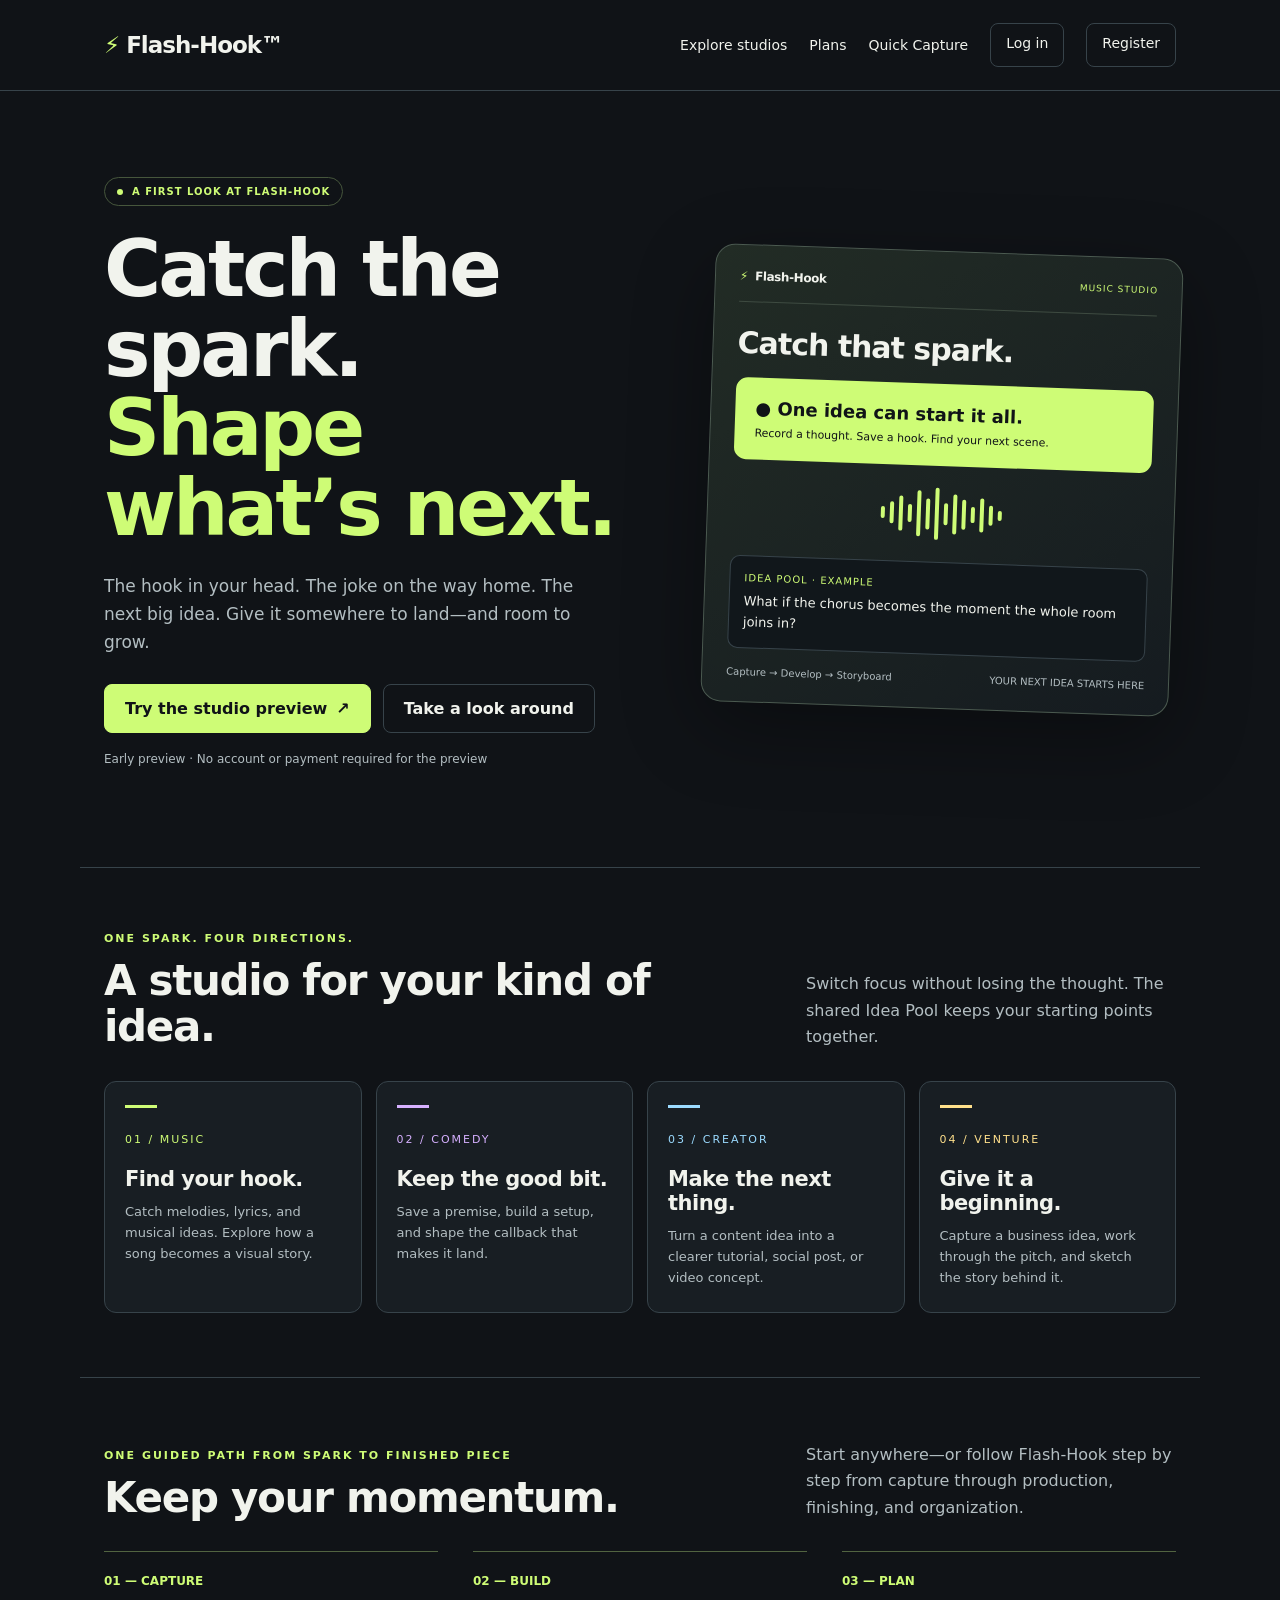
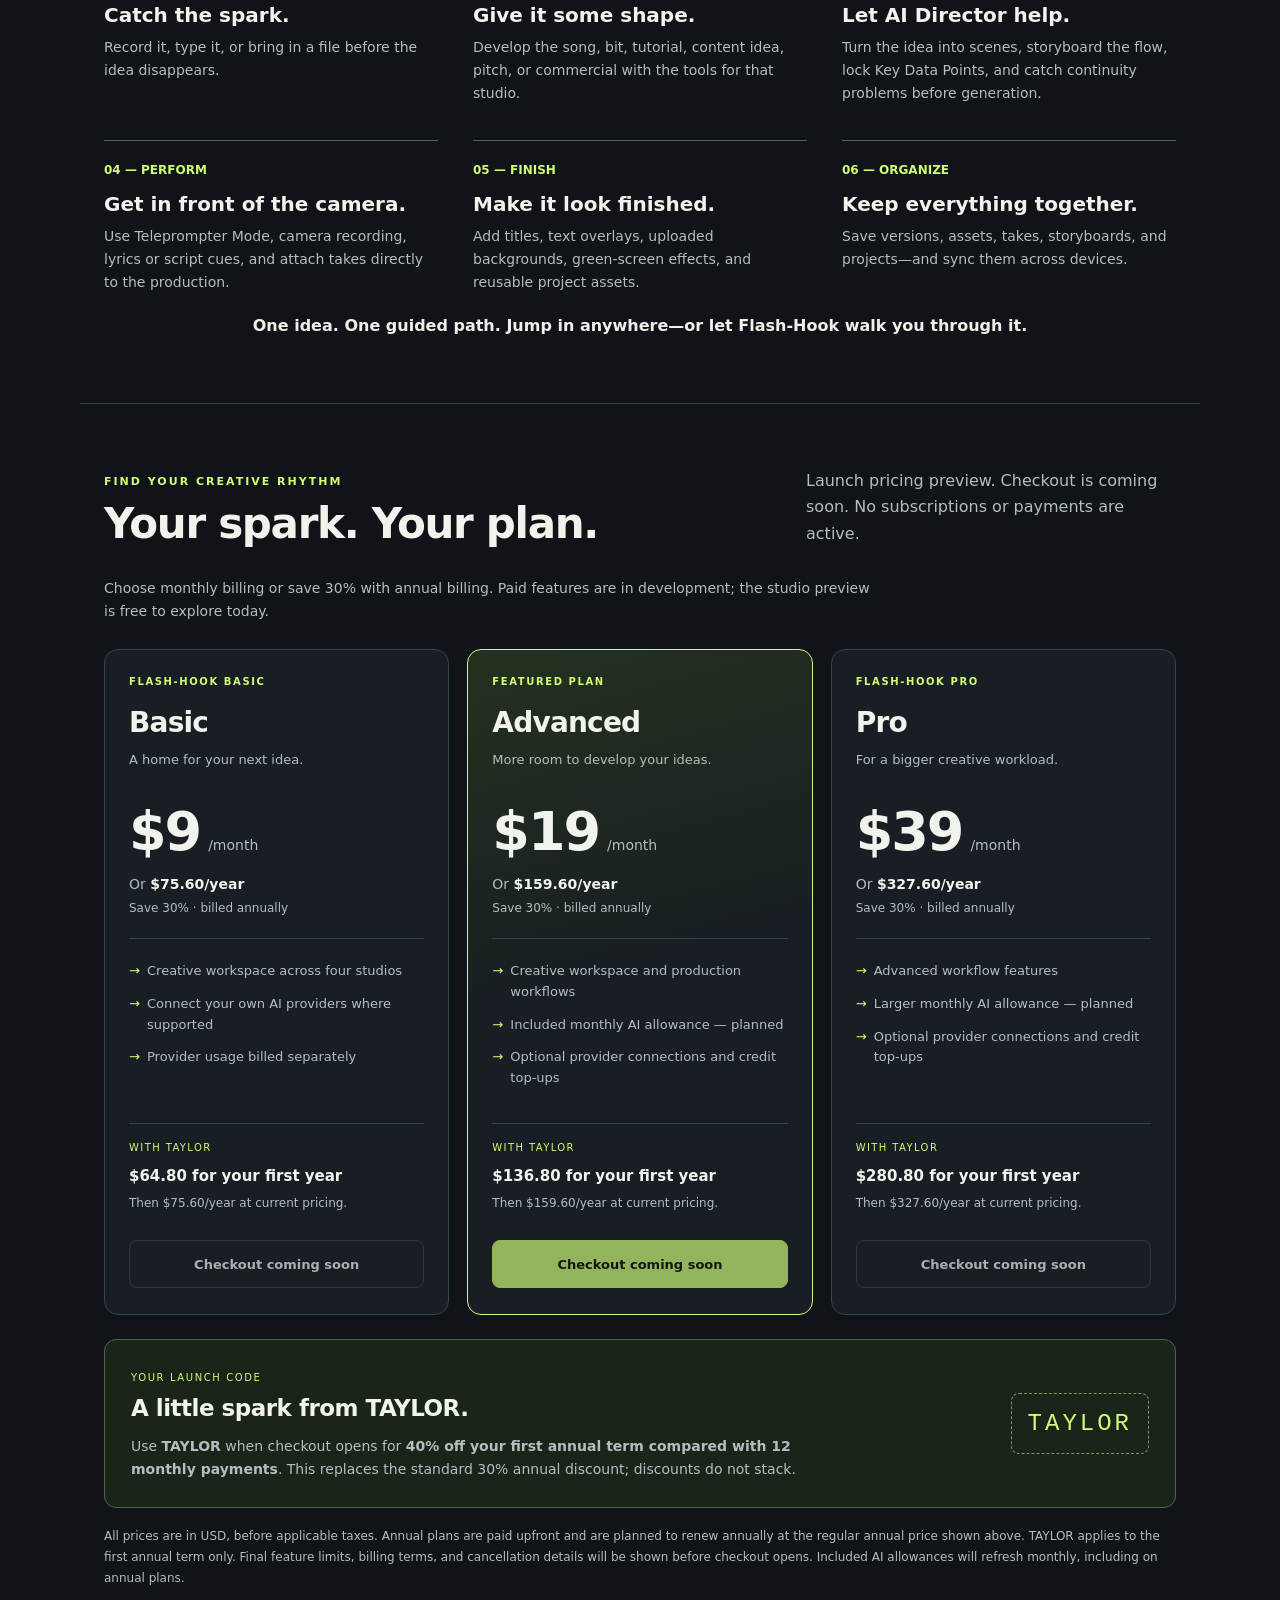
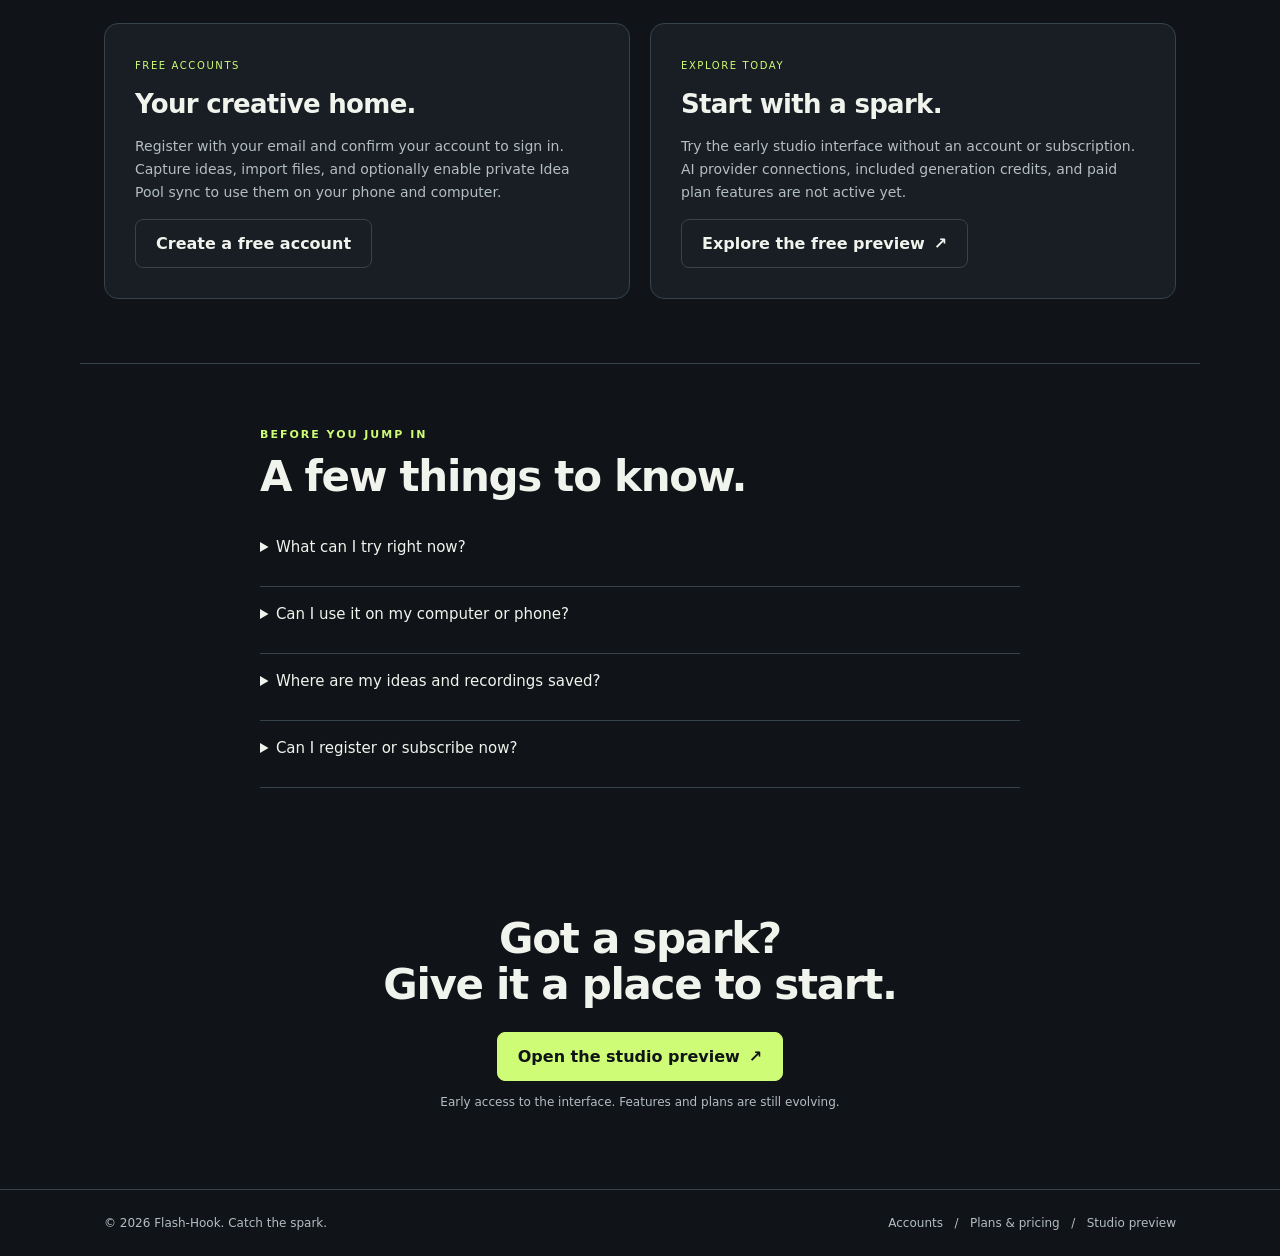
<file: index.html>
<!doctype html>
<html lang="en">
<head>
<meta charset="utf-8"><meta name="viewport" content="width=device-width,initial-scale=1">
<meta name="theme-color" content="#101317">
<meta name="description" content="Meet Flash-Hook: a creative workspace for catching ideas and shaping music, comedy, creator content, and new ventures. Explore the early studio preview.">
<title>Flash-Hook — Catch the spark. Shape what’s next.</title>
<style>
:root{color-scheme:dark;--bg:#101317;--panel:#181e23;--ink:#f1f3ed;--muted:#b3bec2;--lime:#cefc76;--line:#37434a;font-family:Inter,ui-sans-serif,system-ui,-apple-system,BlinkMacSystemFont,"Segoe UI",sans-serif}
*{box-sizing:border-box}html{scroll-behavior:smooth}body{margin:0;background:var(--bg);color:var(--ink)}a{color:inherit;text-decoration:none}button{font:inherit;cursor:pointer}a:focus-visible,button:focus-visible,summary:focus-visible{outline:3px solid var(--lime);outline-offset:5px}button,a{touch-action:manipulation}p{line-height:1.65;color:var(--muted)}.wrap{max-width:1120px;margin:auto;padding:0 24px}.skip{position:absolute;left:16px;top:-80px;padding:12px;background:var(--lime);color:#101317;z-index:5}.skip:focus{top:8px}
header{border-bottom:1px solid var(--line)}nav{display:flex;align-items:center;justify-content:space-between;gap:20px;min-height:90px;flex-wrap:wrap;padding-top:18px!important;padding-bottom:18px!important}.brand{font-size:23px;font-weight:850;letter-spacing:-1px}.bolt{color:var(--lime);margin-right:7px}.navlinks{display:flex;gap:22px;align-items:center;font-size:14px;flex-wrap:wrap}.navlinks>a:hover{color:var(--lime)}.quiet{border:1px solid var(--line);border-radius:8px;background:none;color:var(--ink);padding:11px 15px;min-height:44px}.tiny{font-size:10px;letter-spacing:.5px;color:var(--muted);display:block;margin-top:3px}.button{display:inline-flex;align-items:center;justify-content:center;gap:9px;background:var(--lime);color:#101317;font-weight:750;min-height:48px;padding:14px 20px;border-radius:8px;border:1px solid var(--lime)}.button:hover{background:#dcffa0}.button.secondary{background:transparent;border-color:var(--line);color:var(--ink)}.button.secondary:hover,.quiet:hover{background:#252e34}
.hero{display:grid;grid-template-columns:1.15fr 1fr;align-items:center;gap:65px;padding-top:86px;padding-bottom:85px}.eyebrow{color:var(--lime);font-size:11px;letter-spacing:2px;font-weight:750;text-transform:uppercase}.badge{display:inline-flex;align-items:center;gap:9px;border:1px solid #46563c;border-radius:99px;padding:8px 12px;letter-spacing:1px;font-size:10px;font-weight:700;color:var(--lime)}.dot{width:6px;height:6px;border-radius:50%;background:var(--lime)}
h1{font-size:clamp(44px,6.7vw,78px);line-height:1.02;letter-spacing:-3px;margin:24px 0}h1 em{font-style:normal;color:var(--lime)}.hero p{font-size:17px;max-width:490px}.actions{display:flex;flex-wrap:wrap;gap:12px;margin-top:28px}.fine{font-size:12px!important;margin-top:17px}.preview{position:relative;border:1px solid #4b5a50;border-radius:20px;background:linear-gradient(145deg,#222c25,#151b20);box-shadow:0 24px 80px #0005;transform:rotate(2deg);padding:24px}.preview-top{display:flex;justify-content:space-between;align-items:center;border-bottom:1px solid #3e4b41;padding-bottom:18px;font-size:12px}.preview-top b{letter-spacing:-.4px}.live-label{font-size:9px;color:var(--lime);letter-spacing:1px}.preview h2{font-size:30px;letter-spacing:-1px;margin:24px 0 18px}.capture-card{padding:20px;border-radius:12px;color:#101317;background:var(--lime);font-weight:800;font-size:18px}.capture-card small{display:block;font-size:11px;font-weight:500;margin-top:8px}.wave{display:flex;align-items:center;justify-content:center;gap:5px;height:56px;margin:20px 0}.wave i{background:var(--lime);width:4px;border-radius:4px;height:var(--h)}.note{border:1px solid var(--line);border-radius:10px;padding:14px;background:#11171b;font-size:13px;line-height:1.6}.note span{display:block;color:var(--lime);font-size:10px;letter-spacing:1px;margin-bottom:5px}.preview-foot{font-size:10px;color:var(--muted);margin-top:18px;display:flex;justify-content:space-between}.section{padding-top:64px;padding-bottom:64px;border-top:1px solid var(--line)}.section-head{display:flex;justify-content:space-between;gap:40px;align-items:end;margin-bottom:30px}.section-head p{max-width:370px;margin:0}h2{font-size:clamp(28px,4vw,42px);letter-spacing:-1.3px;line-height:1.1;margin:13px 0 0}.studios{display:grid;grid-template-columns:repeat(4,1fr);gap:14px}.studio{border:1px solid var(--line);border-radius:12px;background:var(--panel);padding:23px 20px}.studio .number{font-size:11px;color:var(--color);letter-spacing:2px}.studio h3{font-size:21px;letter-spacing:-.5px;margin:20px 0 10px}.studio p{font-size:13px;margin:0}.studio:before{content:"";display:block;height:3px;width:32px;background:var(--color);margin-bottom:20px}.steps{display:grid;grid-template-columns:repeat(3,1fr);gap:35px}.step{border-top:1px solid #526441;padding-top:18px}.step b{color:var(--lime);font-size:12px}.step h3{margin:14px 0 9px;font-size:20px}.step p{font-size:14px;margin:0}.launch{display:grid;grid-template-columns:1fr 1fr;gap:20px}.launch-card{border:1px solid var(--line);border-radius:14px;padding:30px;background:var(--panel)}.launch-card h3{font-size:26px;letter-spacing:-.7px;margin:16px 0}.launch-card p{font-size:14px}.launch-card ul{list-style:none;padding:0;line-height:2;color:var(--muted);font-size:14px}.launch-card li:before{content:"→";color:var(--lime);margin-right:12px}.launch-card .quiet{margin-top:8px}.coming{color:var(--lime);text-transform:uppercase;font-size:10px;letter-spacing:1.6px}.faq{max-width:760px;margin:auto}details{border-bottom:1px solid var(--line);padding:18px 0}summary{font-size:15px;cursor:pointer;min-height:30px}details p{font-size:14px}.closing{text-align:center;padding:64px 20px}.closing h2{margin:0 0 24px}.closing p{font-size:12px}footer{border-top:1px solid var(--line);padding:26px 0;font-size:12px;color:var(--muted)}.foot{display:flex;gap:22px;justify-content:space-between;flex-wrap:wrap}.foot a:hover{color:var(--lime)}dialog{background:#1b2228;border:1px solid #566749;border-radius:16px;color:var(--ink);padding:28px;max-width:440px;width:calc(100% - 32px)}dialog::backdrop{background:#000b}dialog h2{font-size:28px;margin:0 0 15px}dialog p{font-size:14px}.dialog-actions{display:flex;flex-wrap:wrap;gap:10px;margin-top:22px}@media(max-width:850px){.hero{gap:35px}.studios{grid-template-columns:1fr 1fr}.navlinks{gap:13px}.hero{padding-top:55px;padding-bottom:60px}.preview{padding:19px}h1{letter-spacing:-2px}}@media(max-width:650px){.wrap{padding:0 20px}nav{align-items:flex-start}.brand{font-size:21px}.navlinks{font-size:12px;gap:12px}.navlinks .explore{display:none}.quiet{font-size:12px;padding:9px 12px}.hero{grid-template-columns:1fr;gap:40px}.hero p{font-size:16px}.preview{transform:none;max-width:450px;width:100%;margin:auto}.section{padding-top:44px;padding-bottom:44px}.section-head{display:block}.section-head p{margin-top:20px}.studios{gap:10px}.studio{padding:19px 15px}.studio h3{font-size:19px}.steps,.launch{grid-template-columns:1fr}.steps{gap:24px}.launch-card{padding:24px}h1{font-size:56px}.actions .button{flex:1 1 100%}.closing{padding:45px 0}}@media(prefers-reduced-motion:reduce){html{scroll-behavior:auto}}

.pricing-intro{font-size:14px;max-width:780px;margin-bottom:26px}.pricing-grid{display:grid;grid-template-columns:repeat(3,minmax(0,1fr));gap:18px}.price-card{border:1px solid var(--line);border-radius:14px;padding:26px 24px;background:var(--panel);display:flex;flex-direction:column;min-width:0}.price-card.featured{border-color:var(--lime);background:linear-gradient(165deg,#25311e,#181e23 48%)}.plan-label{color:var(--lime);font-size:10px;letter-spacing:1.6px;font-weight:750;min-height:14px}.price-card h3{font-size:28px;letter-spacing:-.8px;margin:16px 0 0}.plan-desc{font-size:13px;min-height:44px;margin:10px 0 12px}.plan-price{display:flex;align-items:baseline;gap:8px;margin:0 0 14px;color:var(--ink)}.plan-price strong{font-size:54px;line-height:1;letter-spacing:-2px}.plan-price span{font-size:14px;color:var(--muted)}.annual-price{font-size:14px;line-height:1.6;margin:0;padding-bottom:20px;border-bottom:1px solid var(--line)}.annual-price strong{color:var(--ink)}.annual-price span{font-size:12px}.price-card ul{list-style:none;padding:0;margin:22px 0;font-size:13px;line-height:1.6;flex:1}.price-card li{padding-left:18px;position:relative;margin-bottom:12px;color:var(--muted)}.price-card li:before{content:"→";position:absolute;left:0;color:var(--lime)}.plan-offer{padding:16px 0;border-top:1px solid var(--line);font-size:13px;margin:0 0 10px}.plan-offer span{display:block;color:var(--lime);font-size:10px;letter-spacing:1.4px;margin-bottom:7px}.plan-offer strong{display:block;color:var(--ink);font-size:15px}.plan-offer small{display:block;margin-top:6px;font-size:12px}.price-card button:disabled{cursor:not-allowed;opacity:.68;width:100%;font-size:13px;min-height:48px}.promo-banner{display:flex;align-items:center;justify-content:space-between;gap:30px;border:1px solid #526441;background:#1b2419;border-radius:12px;padding:26px;margin-top:24px}.promo-banner h3{font-size:23px;letter-spacing:-.5px;margin:10px 0}.promo-banner p{font-size:14px;margin-bottom:0;max-width:720px}.promo-banner code{font-family:ui-monospace,monospace;color:var(--lime);font-size:24px;letter-spacing:3px;border:1px dashed #7b9c58;padding:16px;border-radius:8px}.billing-note{font-size:12px;line-height:1.75;margin:18px 0 30px}.account-launch{margin-top:34px}@media(max-width:850px){.pricing-grid{grid-template-columns:1fr}.plan-desc{min-height:0}.price-card{padding:26px}.promo-banner{align-items:flex-start;flex-direction:column;gap:18px}.promo-banner code{font-size:21px}.price-card ul{margin-bottom:12px}}

/* Generation provider router */
.provider-router{margin-top:18px;border-top:1px solid #45505a;padding-top:16px}
.provider-grid{display:grid;gap:12px}
.provider-grid select,.provider-grid input{width:100%;border:1px solid #58636c;border-radius:10px;background:#12171c;color:#fff;padding:12px;min-height:44px}
.provider-cards{display:grid;gap:10px;margin-top:10px}
.provider-card{border:1px solid #45505a;border-radius:12px;background:#12171c;padding:12px}
.provider-card strong{display:flex;align-items:center;justify-content:space-between;gap:8px}
.tier{font-size:11px;padding:3px 7px;border-radius:999px;border:1px solid #58636c;color:#cfd6d8}
.tier.free{border-color:var(--accent);color:var(--accent)}
.tier.trial{border-color:#ffdc80;color:#ffdc80}
.provider-note{font-size:12px;color:#b2bdc1;margin-top:6px}
.priority-row{display:grid;grid-template-columns:1fr 1fr;gap:10px}
@media(max-width:560px){.priority-row{grid-template-columns:1fr}}


.workflow-tagline{margin:18px 0 0;color:#edf1e9;font-weight:800;text-align:center}
@media(min-width:760px){.steps{grid-template-columns:repeat(3,minmax(0,1fr))}}
</style>
</head>
<body>
<a class="skip" href="#main">Skip to content</a>
<header><nav class="wrap" aria-label="Main navigation"><a class="brand" href="./" aria-label="Flash-Hook home"><span class="bolt" aria-hidden="true">⚡</span>Flash-Hook<span aria-hidden="true">™</span></a><div class="navlinks"><a class="explore" href="#studios">Explore studios</a><a href="#plans">Plans</a><a href="capture.html">Quick Capture</a><a class="quiet" href="account.html">Log in</a><a class="quiet" href="account.html?mode=register">Register</a></div></nav></header>
<main id="main">
<section class="wrap hero" aria-labelledby="hero-title"><div><span class="badge"><span class="dot"></span> A FIRST LOOK AT FLASH-HOOK</span><h1 id="hero-title">Catch the spark.<br><em>Shape what’s next.</em></h1><p>The hook in your head. The joke on the way home. The next big idea. Give it somewhere to land—and room to grow.</p><div class="actions"><a class="button" href="studio.html">Try the studio preview <span aria-hidden="true">↗</span></a><a class="button secondary" href="#studios">Take a look around</a></div><p class="fine">Early preview · No account or payment required for the preview</p></div>
<div class="preview" aria-label="Illustration of the Flash-Hook idea capture workspace"><div class="preview-top"><b><span class="bolt">⚡</span>Flash-Hook</b><span class="live-label">MUSIC STUDIO</span></div><h2>Catch that spark.</h2><div class="capture-card"><span aria-hidden="true">●</span> One idea can start it all.<small>Record a thought. Save a hook. Find your next scene.</small></div><div class="wave" aria-hidden="true"><i style="--h:12px"></i><i style="--h:22px"></i><i style="--h:35px"></i><i style="--h:18px"></i><i style="--h:46px"></i><i style="--h:31px"></i><i style="--h:52px"></i><i style="--h:22px"></i><i style="--h:40px"></i><i style="--h:30px"></i><i style="--h:16px"></i><i style="--h:34px"></i><i style="--h:20px"></i><i style="--h:10px"></i></div><div class="note"><span>IDEA POOL · EXAMPLE</span>What if the chorus becomes the moment the whole room joins in?</div><div class="preview-foot"><span>Capture → Develop → Storyboard</span><span>YOUR NEXT IDEA STARTS HERE</span></div></div></section>
<section class="section wrap" id="studios" aria-labelledby="studios-title"><div class="section-head"><div><div class="eyebrow">One spark. Four directions.</div><h2 id="studios-title">A studio for your kind of idea.</h2></div><p>Switch focus without losing the thought. The shared Idea Pool keeps your starting points together.</p></div><div class="studios"><article class="studio" style="--color:#cefc76"><span class="number">01 / MUSIC</span><h3>Find your hook.</h3><p>Catch melodies, lyrics, and musical ideas. Explore how a song becomes a visual story.</p></article><article class="studio" style="--color:#d6b0ff"><span class="number">02 / COMEDY</span><h3>Keep the good bit.</h3><p>Save a premise, build a setup, and shape the callback that makes it land.</p></article><article class="studio" style="--color:#9bdbff"><span class="number">03 / CREATOR</span><h3>Make the next thing.</h3><p>Turn a content idea into a clearer tutorial, social post, or video concept.</p></article><article class="studio" style="--color:#ffe08b"><span class="number">04 / VENTURE</span><h3>Give it a beginning.</h3><p>Capture a business idea, work through the pitch, and sketch the story behind it.</p></article></div></section>
<section class="section wrap" aria-labelledby="workflow-title"><div class="section-head"><div><div class="eyebrow">One guided path from spark to finished piece</div><h2 id="workflow-title">Keep your momentum.</h2></div><p>Start anywhere—or follow Flash-Hook step by step from capture through production, finishing, and organization.</p></div><div class="steps"><article class="step"><b>01 — CAPTURE</b><h3>Catch the spark.</h3><p>Record it, type it, or bring in a file before the idea disappears.</p></article><article class="step"><b>02 — BUILD</b><h3>Give it some shape.</h3><p>Develop the song, bit, tutorial, content idea, pitch, or commercial with the tools for that studio.</p></article><article class="step"><b>03 — PLAN</b><h3>Let AI Director help.</h3><p>Turn the idea into scenes, storyboard the flow, lock Key Data Points, and catch continuity problems before generation.</p></article><article class="step"><b>04 — PERFORM</b><h3>Get in front of the camera.</h3><p>Use Teleprompter Mode, camera recording, lyrics or script cues, and attach takes directly to the production.</p></article><article class="step"><b>05 — FINISH</b><h3>Make it look finished.</h3><p>Add titles, text overlays, uploaded backgrounds, green-screen effects, and reusable project assets.</p></article><article class="step"><b>06 — ORGANIZE</b><h3>Keep everything together.</h3><p>Save versions, assets, takes, storyboards, and projects—and sync them across devices.</p></article></div><p class="workflow-tagline">One idea. One guided path. Jump in anywhere—or let Flash-Hook walk you through it.</p></section>
<section class="section wrap" id="plans" aria-labelledby="launch-title">
<div class="section-head"><div><div class="eyebrow">Find your creative rhythm</div><h2 id="launch-title">Your spark. Your plan.</h2></div><p id="checkout-status">Launch pricing preview. Checkout is coming soon. No subscriptions or payments are active.</p></div>
<p class="pricing-intro">Choose monthly billing or save 30% with annual billing. Paid features are in development; the studio preview is free to explore today.</p>
<div class="pricing-grid"><article class="price-card" aria-labelledby="plan-basic">
<div class="plan-label">FLASH-HOOK BASIC</div><h3 id="plan-basic">Basic</h3><p class="plan-desc">A home for your next idea.</p>
<p class="plan-price"><strong>$9</strong><span>/month</span></p><p class="annual-price">Or <strong>$75.60/year</strong><br><span>Save 30% · billed annually</span></p>
<ul><li>Creative workspace across four studios</li><li>Connect your own AI providers where supported</li><li>Provider usage billed separately</li></ul>
<p class="plan-offer"><span>WITH TAYLOR</span><strong>$64.80 for your first year</strong><small>Then $75.60/year at current pricing.</small></p>
<button class="button secondary" disabled aria-describedby="checkout-status">Checkout coming soon</button>
</article><article class="price-card featured" aria-labelledby="plan-advanced">
<div class="plan-label">FEATURED PLAN</div><h3 id="plan-advanced">Advanced</h3><p class="plan-desc">More room to develop your ideas.</p>
<p class="plan-price"><strong>$19</strong><span>/month</span></p><p class="annual-price">Or <strong>$159.60/year</strong><br><span>Save 30% · billed annually</span></p>
<ul><li>Creative workspace and production workflows</li><li>Included monthly AI allowance — planned</li><li>Optional provider connections and credit top-ups</li></ul>
<p class="plan-offer"><span>WITH TAYLOR</span><strong>$136.80 for your first year</strong><small>Then $159.60/year at current pricing.</small></p>
<button class="button" disabled aria-describedby="checkout-status">Checkout coming soon</button>
</article><article class="price-card" aria-labelledby="plan-pro">
<div class="plan-label">FLASH-HOOK PRO</div><h3 id="plan-pro">Pro</h3><p class="plan-desc">For a bigger creative workload.</p>
<p class="plan-price"><strong>$39</strong><span>/month</span></p><p class="annual-price">Or <strong>$327.60/year</strong><br><span>Save 30% · billed annually</span></p>
<ul><li>Advanced workflow features</li><li>Larger monthly AI allowance — planned</li><li>Optional provider connections and credit top-ups</li></ul>
<p class="plan-offer"><span>WITH TAYLOR</span><strong>$280.80 for your first year</strong><small>Then $327.60/year at current pricing.</small></p>
<button class="button secondary" disabled aria-describedby="checkout-status">Checkout coming soon</button>
</article></div>
<aside class="promo-banner" aria-labelledby="promo-title"><div><span class="coming">Your launch code</span><h3 id="promo-title">A little spark from TAYLOR.</h3><p>Use <strong>TAYLOR</strong> when checkout opens for <strong>40% off your first annual term compared with 12 monthly payments</strong>. This replaces the standard 30% annual discount; discounts do not stack.</p></div><code>TAYLOR</code></aside>
<p class="billing-note">All prices are in USD, before applicable taxes. Annual plans are paid upfront and are planned to renew annually at the regular annual price shown above. TAYLOR applies to the first annual term only. Final feature limits, billing terms, and cancellation details will be shown before checkout opens. Included AI allowances will refresh monthly, including on annual plans.</p>
<div class="launch account-launch"><article class="launch-card" id="accounts"><span class="coming">Free accounts</span><h3>Your creative home.</h3><p>Register with your email and confirm your account to sign in. Capture ideas, import files, and optionally enable private Idea Pool sync to use them on your phone and computer.</p><a class="button secondary" href="account.html?mode=register">Create a free account</a></article><article class="launch-card"><span class="coming">Explore today</span><h3>Start with a spark.</h3><p>Try the early studio interface without an account or subscription. AI provider connections, included generation credits, and paid plan features are not active yet.</p><a class="button secondary" href="studio.html">Explore the free preview <span aria-hidden="true">↗</span></a></article></div>
</section>
<section class="section wrap"><div class="faq"><div class="eyebrow">Before you jump in</div><h2 style="margin-bottom:20px">A few things to know.</h2><details><summary>What can I try right now?</summary><p>The early studio preview includes all four studio modes, local idea saving, microphone capture, a Music beat sequencer, AI Director planning tools, Key Data Point locking, Teleprompter Mode with camera recording, text overlays, title-card stills, chroma-key preview, file imports, projects, and optional private Idea Pool sync. External AI generation still depends on supported provider connections or handoffs.</p></details><details><summary>Can I use it on my computer or phone?</summary><p>Flash-Hook is being built for modern browsers on Windows, Android, macOS, iPhone/iPad, and Linux. Device testing is ongoing; microphone recording, playback, and downloads can vary by browser.</p></details><details><summary>Where are my ideas and recordings saved?</summary><p>Ideas, recordings, and imported files save in this browser first. Log in and choose “Sync this device” in the app or Quick Capture to copy them to your private account. Use the same account on your phone and computer. Keep downloads as backups, and avoid enabling sync on shared devices. Data from the earlier github.io address does not automatically move to this new domain.</p></details><details><summary>Can I register or subscribe now?</summary><p>You can register for a free account and log in. Paid plans and checkout are coming soon, so no subscription starts when you register. Your password is handled by our secure account service, Supabase; payment details are not collected.</p></details></div></section>
<section class="wrap closing"><h2>Got a spark?<br>Give it a place to start.</h2><a class="button" href="studio.html">Open the studio preview <span aria-hidden="true">↗</span></a><p>Early access to the interface. Features and plans are still evolving.</p></section>
</main><footer><div class="wrap foot"><span>© 2026 Flash-Hook. Catch the spark.</span><span><a href="#accounts">Accounts</a> &nbsp; / &nbsp; <a href="#plans">Plans &amp; pricing</a> &nbsp; / &nbsp; <a href="studio.html">Studio preview</a></span></div></footer>

</body></html>
</file>
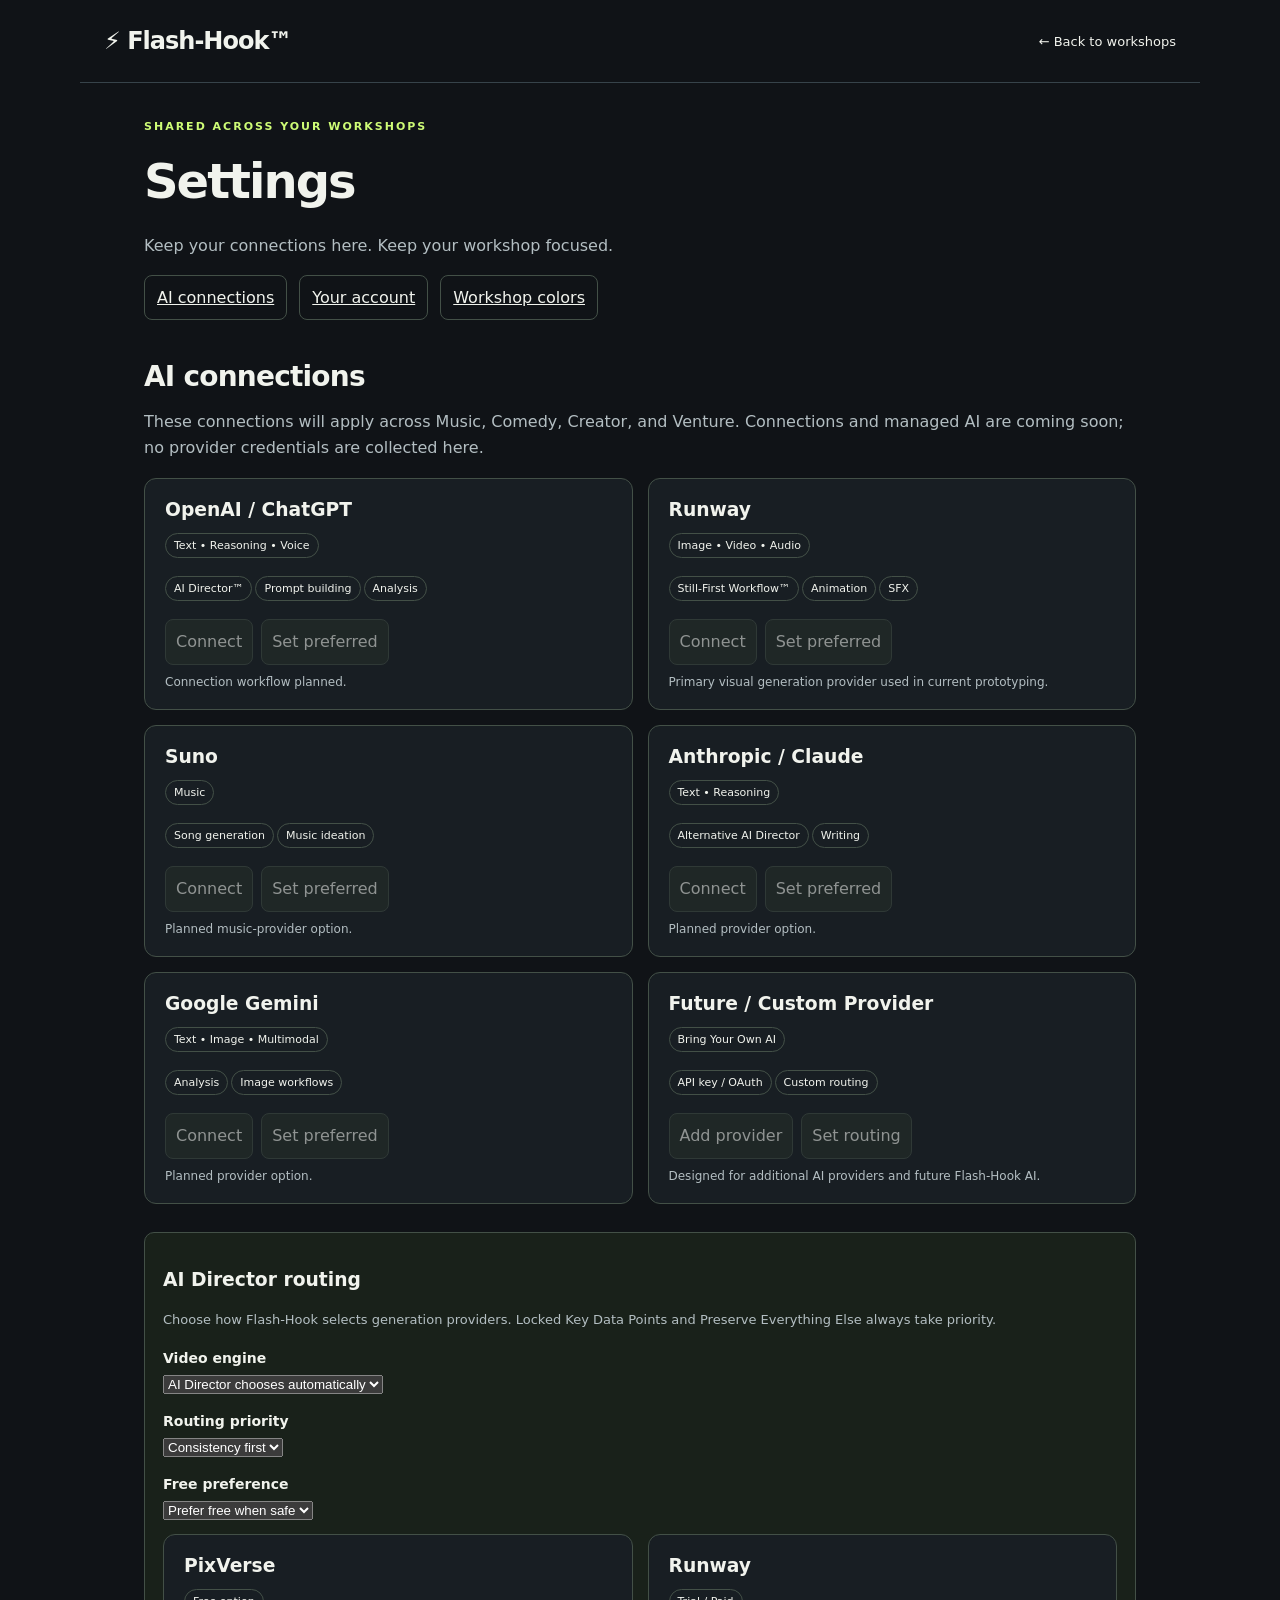
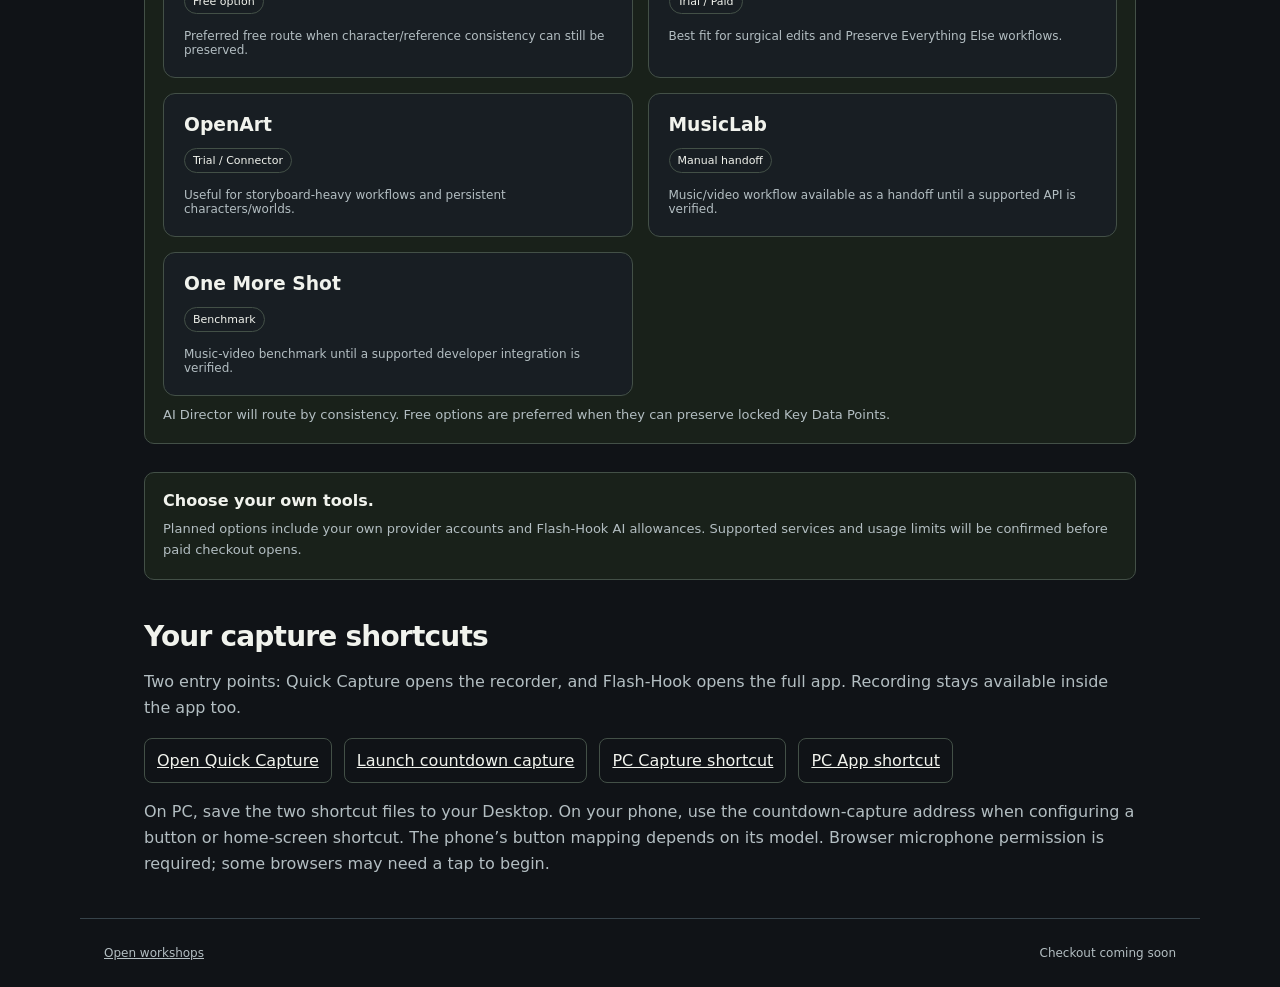
<file: settings.html>
<!doctype html><html lang="en"><head><meta charset="utf-8"><meta name="viewport" content="width=device-width,initial-scale=1"><meta name="robots" content="noindex,nofollow"><meta name="theme-color" content="#101317"><title>Settings — Flash-Hook</title><link rel="stylesheet" href="account.css"><link rel="stylesheet" href="settings.css"></head><body><header><a class="brand" href="./">⚡ Flash-Hook™</a><a href="studio.html">← Back to workshops</a></header><main class="settings-page"><section><p class="eyebrow">SHARED ACROSS YOUR WORKSHOPS</p><h1>Settings</h1><p>Keep your connections here. Keep your workshop focused.</p><nav class="settings-nav" aria-label="Settings sections"><a href="#aiConnections">AI connections</a><a href="account.html">Your account</a><a href="studio.html#settings">Workshop colors</a></nav></section><section id="aiConnections" aria-labelledby="aiConnectionsTitle"><h2 id="aiConnectionsTitle">AI connections</h2><p>These connections will apply across Music, Comedy, Creator, and Venture. Connections and managed AI are coming soon; no provider credentials are collected here.</p><div class="ai-grid">
        <div class="ai-card"><div class="ai-card-head"><h3>OpenAI / ChatGPT</h3><span class="badge">Text • Reasoning • Voice</span></div><div class="ai-tags"><span class="ai-tag">AI Director™</span><span class="ai-tag">Prompt building</span><span class="ai-tag">Analysis</span></div><div class="ai-actions"><button disabled>Connect</button><button disabled>Set preferred</button></div><div class="provider-note">Connection workflow planned.</div></div>
        <div class="ai-card"><div class="ai-card-head"><h3>Runway</h3><span class="badge">Image • Video • Audio</span></div><div class="ai-tags"><span class="ai-tag">Still-First Workflow™</span><span class="ai-tag">Animation</span><span class="ai-tag">SFX</span></div><div class="ai-actions"><button disabled>Connect</button><button disabled>Set preferred</button></div><div class="provider-note">Primary visual generation provider used in current prototyping.</div></div>
        <div class="ai-card"><div class="ai-card-head"><h3>Suno</h3><span class="badge">Music</span></div><div class="ai-tags"><span class="ai-tag">Song generation</span><span class="ai-tag">Music ideation</span></div><div class="ai-actions"><button disabled>Connect</button><button disabled>Set preferred</button></div><div class="provider-note">Planned music-provider option.</div></div>
        <div class="ai-card"><div class="ai-card-head"><h3>Anthropic / Claude</h3><span class="badge">Text • Reasoning</span></div><div class="ai-tags"><span class="ai-tag">Alternative AI Director</span><span class="ai-tag">Writing</span></div><div class="ai-actions"><button disabled>Connect</button><button disabled>Set preferred</button></div><div class="provider-note">Planned provider option.</div></div>
        <div class="ai-card"><div class="ai-card-head"><h3>Google Gemini</h3><span class="badge">Text • Image • Multimodal</span></div><div class="ai-tags"><span class="ai-tag">Analysis</span><span class="ai-tag">Image workflows</span></div><div class="ai-actions"><button disabled>Connect</button><button disabled>Set preferred</button></div><div class="provider-note">Planned provider option.</div></div>
        <div class="ai-card"><div class="ai-card-head"><h3>Future / Custom Provider</h3><span class="badge">Bring Your Own AI</span></div><div class="ai-tags"><span class="ai-tag">API key / OAuth</span><span class="ai-tag">Custom routing</span></div><div class="ai-actions"><button disabled>Add provider</button><button disabled>Set routing</button></div><div class="provider-note">Designed for additional AI providers and future Flash-Hook AI.</div></div></div>
<div id="providerRouterSettings" class="note">
  <h3>AI Director routing</h3>
  <p>Choose how Flash-Hook selects generation providers. Locked Key Data Points and Preserve Everything Else always take priority.</p>
  <label for="providerMode">Video engine</label>
  <select id="providerMode"><option value="auto">AI Director chooses automatically</option><option value="pixverse">PixVerse</option><option value="runway">Runway</option><option value="openart">OpenArt</option><option value="musiclab">MusicLab (manual handoff)</option><option value="future">Future / other provider</option></select>
  <label for="providerPriority">Routing priority</label>
  <select id="providerPriority"><option value="consistency">Consistency first</option><option value="quality">Quality first</option><option value="cost">Cost / free first</option><option value="speed">Speed first</option></select>
  <label for="freePreference">Free preference</label>
  <select id="freePreference"><option value="prefer">Prefer free when safe</option><option value="always">Always try free first</option><option value="off">Do not prefer free</option></select>
  <div class="ai-grid" style="margin-top:14px">
    <div class="ai-card"><div class="ai-card-head"><h3>PixVerse</h3><span class="badge">Free option</span></div><div class="provider-note">Preferred free route when character/reference consistency can still be preserved.</div></div>
    <div class="ai-card"><div class="ai-card-head"><h3>Runway</h3><span class="badge">Trial / Paid</span></div><div class="provider-note">Best fit for surgical edits and Preserve Everything Else workflows.</div></div>
    <div class="ai-card"><div class="ai-card-head"><h3>OpenArt</h3><span class="badge">Trial / Connector</span></div><div class="provider-note">Useful for storyboard-heavy workflows and persistent characters/worlds.</div></div>
    <div class="ai-card"><div class="ai-card-head"><h3>MusicLab</h3><span class="badge">Manual handoff</span></div><div class="provider-note">Music/video workflow available as a handoff until a supported API is verified.</div></div>
    <div class="ai-card"><div class="ai-card-head"><h3>One More Shot</h3><span class="badge">Benchmark</span></div><div class="provider-note">Music-video benchmark until a supported developer integration is verified.</div></div>
  </div>
  <p id="providerStatus" class="provider-note"></p>
</div>
<div class="note"><strong>Choose your own tools.</strong><p>Planned options include your own provider accounts and Flash-Hook AI allowances. Supported services and usage limits will be confirmed before paid checkout opens.</p></div></section><section id="shortcuts"><h2>Your capture shortcuts</h2><p>Two entry points: Quick Capture opens the recorder, and Flash-Hook opens the full app. Recording stays available inside the app too.</p><div class="settings-nav"><a href="capture.html">Open Quick Capture</a><a href="capture.html?start=1">Launch countdown capture</a><a href="Flash-Hook-Capture.url" download>PC Capture shortcut</a><a href="Flash-Hook.url" download>PC App shortcut</a></div><p>On PC, save the two shortcut files to your Desktop. On your phone, use the countdown-capture address when configuring a button or home-screen shortcut. The phone’s button mapping depends on its model. Browser microphone permission is required; some browsers may need a tap to begin.</p></section></main><footer><a href="studio.html">Open workshops</a><span>Checkout coming soon</span></footer>
<script>
const providerKey='flashhook-provider-router-v1';
const byId=id=>document.getElementById(id);
function providerSave(){
  const state={mode:byId('providerMode').value,priority:byId('providerPriority').value,free:byId('freePreference').value};
  try{localStorage.setItem(providerKey,JSON.stringify(state));}catch{}
  let msg=state.mode==='auto'?'AI Director will route by '+state.priority+'. ':'Using '+byId('providerMode').selectedOptions[0].textContent+'. ';
  if(state.free==='prefer')msg+='Free options are preferred when they can preserve locked Key Data Points.';
  if(state.free==='always')msg+='Flash-Hook will try a free option first, then fall back if continuity would be compromised.';
  if(state.free==='off')msg+='Free-tier preference is disabled.';
  byId('providerStatus').textContent=msg;
}
try{const p=JSON.parse(localStorage.getItem(providerKey)||'null');if(p){if(p.mode)byId('providerMode').value=p.mode;if(p.priority)byId('providerPriority').value=p.priority;if(p.free)byId('freePreference').value=p.free;}}catch{}
['providerMode','providerPriority','freePreference'].forEach(id=>byId(id)?.addEventListener('change',providerSave));providerSave();
</script></body></html>
</file>
<file: account.css>
:root{color-scheme:dark;font-family:system-ui,-apple-system,"Segoe UI",sans-serif;background:#101317;color:#f1f3ed;--accent:#cefc76;--line:#435047;--muted:#b3bec2}*{box-sizing:border-box}[hidden]{display:none!important}body{margin:0}a{color:inherit}header,footer{max-width:1120px;margin:auto;display:flex;justify-content:space-between;gap:18px;align-items:center;padding:27px 24px;flex-wrap:wrap}header{border-bottom:1px solid #37434a}header a{text-decoration:none;font-size:13px}.brand{font-size:24px;font-weight:850;letter-spacing:-1px}.brand span{color:var(--accent);margin-right:7px}main{display:grid;grid-template-columns:1fr 1fr;gap:80px;max-width:1040px;margin:65px auto;padding:0 24px}.intro{padding-top:22px}h1{font-size:clamp(40px,6vw,66px);letter-spacing:-2px;line-height:1.07;margin:20px 0 25px}h2{font-size:28px;letter-spacing:-.8px;margin:22px 0 14px}p{color:var(--muted);line-height:1.65}.eyebrow{color:var(--accent);font-size:11px;letter-spacing:2px;font-weight:750}.small{font-size:12px}.note{border:1px solid var(--line);border-radius:10px;padding:18px;background:#19211a;margin:28px 0}.note p{font-size:13px;margin:8px 0 0}.panel{padding:28px;border:1px solid var(--line);border-radius:16px;background:#181e23;min-width:0}.tabs{display:flex;gap:8px}.tabs button{flex:1;border:1px solid var(--line);background:transparent;color:#f1f3ed;border-radius:8px;padding:11px}.tabs [aria-pressed=true]{background:var(--accent);color:#101317;border-color:var(--accent);font-weight:750}button,input{font:inherit;min-height:46px}button{cursor:pointer}label{display:block;margin:19px 0 8px;font-size:14px;font-weight:650}input{display:block;width:100%;border:1px solid #59645d;background:#101619;color:#fff;border-radius:8px;padding:12px;min-width:0}button.primary,.link-button{display:block;text-align:center;width:100%;margin-top:22px;border:1px solid var(--accent);border-radius:8px;background:var(--accent);color:#101317;padding:12px 18px;font-weight:750;text-decoration:none}.secondary{display:block;width:100%;margin-top:12px;border:1px solid var(--line);border-radius:8px;background:transparent;color:#f1f3ed;padding:12px}.text-button{display:block;background:transparent;border:0;color:var(--accent);padding:10px 0;margin-top:9px;font-size:13px;text-align:left}button:disabled{opacity:.55;cursor:wait}a:focus-visible,button:focus-visible,input:focus-visible,#auth-status:focus-visible{outline:3px solid var(--accent);outline-offset:4px}#auth-status{font-size:13px;overflow-wrap:anywhere;min-height:24px;margin-bottom:0}#auth-status[data-kind=error]{color:#ffb6a7}#account-email{overflow-wrap:anywhere}footer{border-top:1px solid #37434a;font-size:12px;color:var(--muted)}.skip{position:absolute;top:-100px;left:16px;padding:12px;background:var(--accent);color:#101317}.skip:focus{top:8px}.noscript{padding:24px;text-align:center}@media(max-width:760px){main{grid-template-columns:1fr;gap:24px;margin:25px auto}.intro{padding-top:0}.intro h1{font-size:44px}.intro>.note{margin:20px 0}.panel{padding:23px}header{padding:21px 20px}.brand{font-size:22px}main{padding:0 20px}}
</file>
<file: settings.css>
.settings-page{display:block;max-width:1040px;margin:35px auto}.settings-page h1{font-size:48px}.settings-page section{margin-bottom:40px}.settings-nav{display:flex;flex-wrap:wrap;gap:12px}.settings-nav a{border:1px solid var(--line);border-radius:8px;padding:12px}.ai-grid{display:grid;grid-template-columns:1fr 1fr;gap:15px}.ai-card{background:#181e23;border:1px solid var(--line);border-radius:12px;padding:20px;min-width:0}.ai-card h3{margin:0 0 10px}.badge,.ai-tag{display:inline-block;font-size:11px;border:1px solid var(--line);border-radius:20px;padding:5px 8px;margin:3px 3px 3px 0}.ai-card-head{margin-bottom:12px}.ai-actions{display:flex;flex-wrap:wrap;gap:8px;margin:15px 0 10px}.ai-actions button{border:1px solid var(--line);background:#26302a;color:#f1f3ed;border-radius:8px;padding:10px}.provider-note{font-size:12px;color:var(--muted)}@media(max-width:650px){.ai-grid{grid-template-columns:1fr}.settings-page{margin:25px auto}}
</file>
